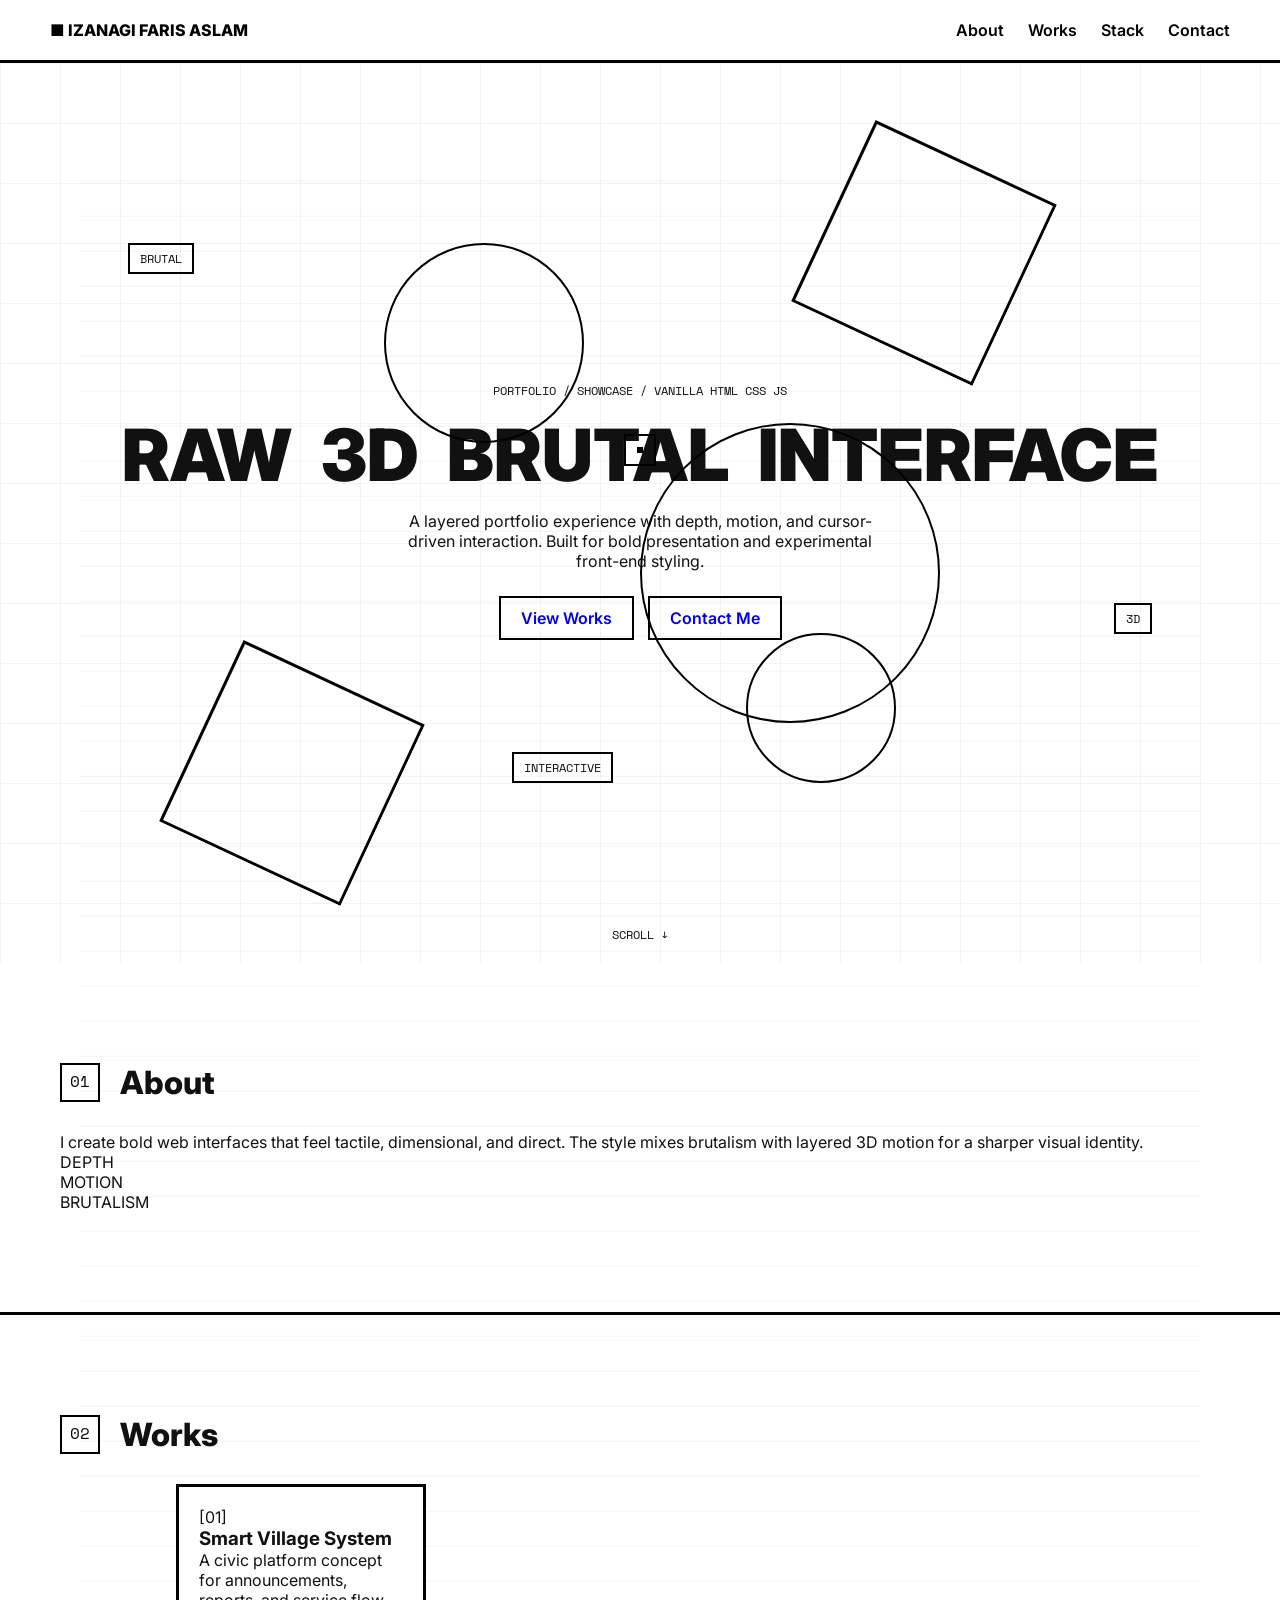
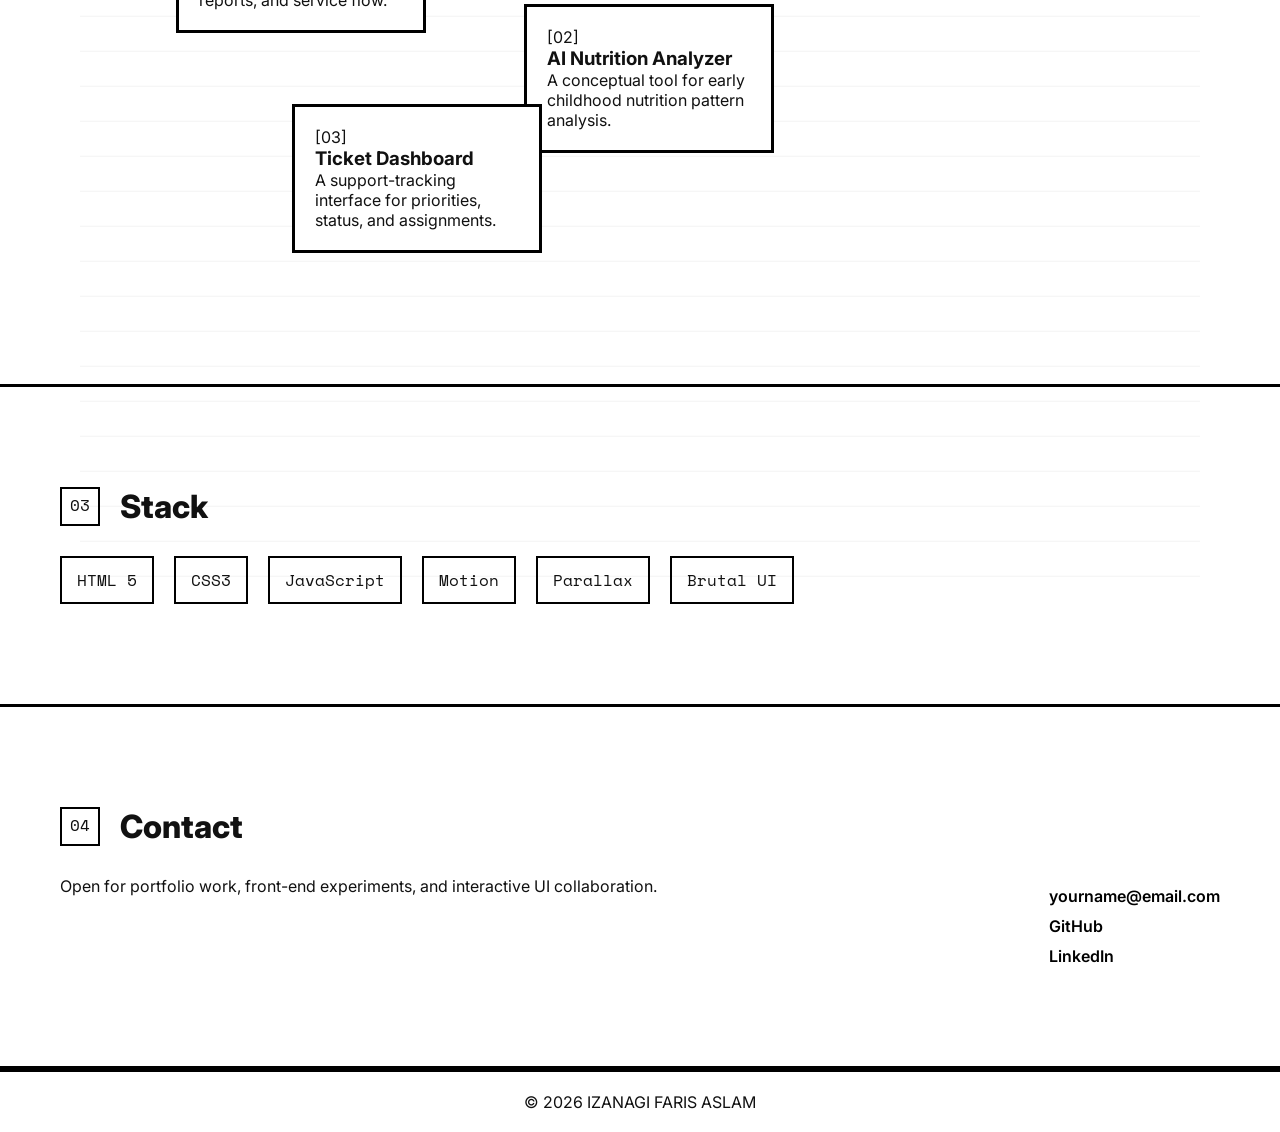
<file: index.html>
<!DOCTYPE html>
<html lang="en">
<head>
  <meta charset="UTF-8" />
  <meta name="viewport" content="width=device-width, initial-scale=1.0" />
  <meta name="description" content="Brutalist 3D portfolio built with HTML, CSS, and JavaScript." />
  <meta name="theme-color" content="#ffffff" />
  <title>Brutal 3D Portfolio</title>

  <link rel="preconnect" href="https://fonts.googleapis.com" />
  <link rel="preconnect" href="https://fonts.gstatic.com" crossorigin />
  <link href="https://fonts.googleapis.com/css2?family=Inter:wght@400;500;600;700;800;900&family=Space+Mono:wght@400;700&display=swap" rel="stylesheet" />

  <link rel="stylesheet" href="style.css" />
</head>
<body>
  <!-- Custom Cursor -->
  <div class="cursor-dot" aria-hidden="true"></div>
  <div class="cursor-outline" aria-hidden="true"></div>

  <!-- 3D Scene Root -->
  <div class="scene" id="scene">
    <div class="scene-depth scene-depth--back" aria-hidden="true"></div>
    <div class="scene-depth scene-depth--mid" aria-hidden="true"></div>
    <div class="scene-depth scene-depth--front" aria-hidden="true"></div>

    <!-- Header -->
    <header class="site-header">
      <a class="brand" href="#home" aria-label="Go to home">
        <span class="brand-mark">■</span>
        <span class="brand-text">IZANAGI FARIS ASLAM</span>
      </a>

      <nav class="site-nav" aria-label="Primary navigation">
        <a href="#about">About</a>
        <a href="#works">Works</a>
        <a href="#stack">Stack</a>
        <a href="#contact">Contact</a>
      </nav>
    </header>

    <main>
      <!-- Hero / 3D Stage -->
      <section class="hero stage" id="home">
        <div class="stage-layer stage-layer--far" data-depth="0.15" aria-hidden="true">
          <span class="floating-tag floating-tag--one">BRUTAL</span>
          <span class="floating-tag floating-tag--two">3D</span>
          <span class="floating-tag floating-tag--three">INTERACTIVE</span>
        </div>

        <div class="stage-layer stage-layer--mid" data-depth="0.35" aria-hidden="true">
          <div class="grid-lines"></div>
          <div class="diagonal-shape diagonal-shape--one"></div>
          <div class="diagonal-shape diagonal-shape--two"></div>
        </div>

        <div class="stage-content" data-depth="0.6">
          <p class="eyebrow">PORTFOLIO / SHOWCASE / VANILLA HTML CSS JS</p>

          <h1 class="hero-title">
            <span class="line">
              <span class="word">RAW</span>
              <span class="word">3D</span>
            </span>
            <span class="line">
              <span class="word">BRUTAL</span>
              <span class="word">INTERFACE</span>
            </span>
          </h1>

          <p class="hero-desc">
            A layered portfolio experience with depth, motion, and cursor-driven interaction.
            Built for bold presentation and experimental front-end styling.
          </p>

          <div class="hero-actions">
            <a class="btn btn-primary" href="#works">View Works</a>
            <a class="btn btn-secondary" href="#contact">Contact Me</a>
          </div>
        </div>

        <div class="stage-layer stage-layer--front" data-depth="0.9" aria-hidden="true">
          <div class="orbit orbit--one"></div>
          <div class="orbit orbit--two"></div>
          <div class="orbit orbit--three"></div>
        </div>

        <div class="scroll-indicator" aria-hidden="true">
          <span>SCROLL</span>
          <span>↓</span>
        </div>
      </section>

      <!-- About -->
      <section class="section about" id="about">
        <div class="section-head">
          <p class="section-index">01</p>
          <h2 class="section-title">About</h2>
        </div>

        <div class="about-layout">
          <div class="about-copy">
            <p>
              I create bold web interfaces that feel tactile, dimensional, and direct.
              The style mixes brutalism with layered 3D motion for a sharper visual identity.
            </p>
          </div>

          <div class="about-aside">
            <div class="meter">
              <span class="meter-label">DEPTH</span>
              <div class="meter-bar"><span class="meter-fill" data-fill="90"></span></div>
            </div>

            <div class="meter">
              <span class="meter-label">MOTION</span>
              <div class="meter-bar"><span class="meter-fill" data-fill="85"></span></div>
            </div>

            <div class="meter">
              <span class="meter-label">BRUTALISM</span>
              <div class="meter-bar"><span class="meter-fill" data-fill="95"></span></div>
            </div>
          </div>
        </div>
      </section>

      <!-- Works -->
      <section class="section works" id="works">
        <div class="section-head">
          <p class="section-index">02</p>
          <h2 class="section-title">Works</h2>
        </div>

        <div class="works-scene">
          <article class="work-piece work-piece--alpha" data-depth="0.2">
            <span class="work-code">[01]</span>
            <h3 class="work-title">Smart Village System</h3>
            <p class="work-desc">A civic platform concept for announcements, reports, and service flow.</p>
          </article>

          <article class="work-piece work-piece--beta" data-depth="0.4">
            <span class="work-code">[02]</span>
            <h3 class="work-title">AI Nutrition Analyzer</h3>
            <p class="work-desc">A conceptual tool for early childhood nutrition pattern analysis.</p>
          </article>

          <article class="work-piece work-piece--gamma" data-depth="0.6">
            <span class="work-code">[03]</span>
            <h3 class="work-title">Ticket Dashboard</h3>
            <p class="work-desc">A support-tracking interface for priorities, status, and assignments.</p>
          </article>

          <div class="work-frame work-frame--top" aria-hidden="true"></div>
          <div class="work-frame work-frame--bottom" aria-hidden="true"></div>
        </div>
      </section>

      <!-- Stack -->
      <section class="section stack" id="stack">
        <div class="section-head">
          <p class="section-index">03</p>
          <h2 class="section-title">Stack</h2>
        </div>

        <div class="stack-ribbon">
          <div class="stack-item" data-depth="0.15">HTML 5</div>
          <div class="stack-item" data-depth="0.25">CSS3</div>
          <div class="stack-item" data-depth="0.35">JavaScript</div>
          <div class="stack-item" data-depth="0.45">Motion</div>
          <div class="stack-item" data-depth="0.55">Parallax</div>
          <div class="stack-item" data-depth="0.65">Brutal UI</div>
        </div>
      </section>

      <!-- Contact -->
      <section class="section contact" id="contact">
        <div class="section-head">
          <p class="section-index">04</p>
          <h2 class="section-title">Contact</h2>
        </div>

        <div class="contact-layout">
          <div class="contact-copy">
            <p>
              Open for portfolio work, front-end experiments, and interactive UI collaboration.
            </p>
          </div>

          <div class="contact-links">
            <a href="mailto:yourname@email.com">yourname@email.com</a>
            <a href="https://github.com/" target="_blank" rel="noreferrer">GitHub</a>
            <a href="https://linkedin.com/" target="_blank" rel="noreferrer">LinkedIn</a>
          </div>
        </div>
      </section>
    </main>

    <footer class="site-footer">
      <p>© 2026 IZANAGI FARIS ASLAM</p>
    </footer>
  </div>

  <script src="script.js"></script>
</body>
</html>
</file>
<file: style.css>
/* =========================
   RESET
========================= */
*,
*::before,
*::after {
  box-sizing: border-box;
  margin: 0;
  padding: 0;
}

/* =========================
   ROOT
========================= */
:root {
  --bg: #ffffff;
  --text: #111;
  --border: #000;
  --accent: #ff2e2e;

  --font-main: "Inter", sans-serif;
  --font-mono: "Space Mono", monospace;
}

/* =========================
   BASE
========================= */
body {
  font-family: var(--font-main);
  background: var(--bg);
  color: var(--text);
  overflow-x: hidden;
  cursor: none;
}

/* =========================
   CURSOR
========================= */
.cursor-dot {
  width: 6px;
  height: 6px;
  background: black;
  position: fixed;
  top: 0;
  left: 0;
  pointer-events: none;
  z-index: 9999;
}

.cursor-outline {
  width: 32px;
  height: 32px;
  border: 2px solid black;
  position: fixed;
  top: 0;
  left: 0;
  pointer-events: none;
  z-index: 9998;
  transition: transform 0.15s ease-out;
}

/* =========================
   SCENE
========================= */
.scene {
  perspective: 1400px;
  transform-style: preserve-3d;
}

/* =========================
   DEPTH BACKGROUND
========================= */
.scene-depth {
  position: fixed;
  inset: 0;
  pointer-events: none;
}

.scene-depth--back {
  background: repeating-linear-gradient(
    0deg,
    #000 0px,
    #000 1px,
    transparent 1px,
    transparent 40px
  );
  opacity: 0.05;
  transform: translateZ(-200px);
}

.scene-depth--mid {
  transform: translateZ(-100px);
}

.scene-depth--front {
  transform: translateZ(0);
}

/* =========================
   HEADER
========================= */
.site-header {
  display: flex;
  justify-content: space-between;
  padding: 20px 50px;
  border-bottom: 3px solid black;
  position: sticky;
  top: 0;
  background: white;
  z-index: 100;
}

.brand {
  text-decoration: none;
  font-weight: 800;
  color: black;
}

.site-nav a {
  margin-left: 20px;
  text-decoration: none;
  color: black;
  font-weight: 600;
}

/* =========================
   HERO STAGE
========================= */
.hero {
  height: 100vh;
  display: flex;
  align-items: center;
  justify-content: center;
  position: relative;
}

.stage {
  transform-style: preserve-3d;
}

.stage-layer {
  position: absolute;
  inset: 0;
  transform-style: preserve-3d;
  pointer-events: none;
}

/* =========================
   FLOATING TEXT
========================= */
.floating-tag {
  position: absolute;
  font-family: var(--font-mono);
  font-size: 12px;
  border: 2px solid black;
  padding: 5px 10px;
}

.floating-tag--one {
  top: 20%;
  left: 10%;
}

.floating-tag--two {
  top: 60%;
  right: 10%;
}

.floating-tag--three {
  bottom: 20%;
  left: 40%;
}

/* =========================
   GRID + SHAPES
========================= */
.grid-lines {
  position: absolute;
  inset: 0;
  background-image: linear-gradient(#000 1px, transparent 1px),
    linear-gradient(90deg, #000 1px, transparent 1px);
  background-size: 60px 60px;
  opacity: 0.05;
}

.diagonal-shape {
  position: absolute;
  width: 200px;
  height: 200px;
  border: 3px solid black;
  transform: rotate(25deg);
}

.diagonal-shape--one {
  top: 10%;
  right: 20%;
}

.diagonal-shape--two {
  bottom: 10%;
  left: 15%;
}

/* =========================
   HERO CONTENT
========================= */
.stage-content {
  position: relative;
  z-index: 2;
  text-align: center;
  transform-style: preserve-3d;
}

.eyebrow {
  font-family: var(--font-mono);
  font-size: 12px;
}

.hero-title {
  font-size: 72px;
  font-weight: 900;
  line-height: 1;
  margin: 20px 0;
}

.hero-title .word {
  display: inline-block;
  margin: 0 8px;
}

.hero-desc {
  max-width: 500px;
  margin: auto;
}

/* =========================
   BUTTON
========================= */
.hero-actions {
  margin-top: 20px;
}

.btn {
  display: inline-block;
  border: 2px solid black;
  padding: 10px 20px;
  margin: 5px;
  text-decoration: none;
  font-weight: 600;
}

.btn:hover {
  transform: translate(-4px, -4px);
  box-shadow: 6px 6px 0 black;
}

/* =========================
   ORBIT SHAPES
========================= */
.orbit {
  position: absolute;
  border: 2px solid black;
  border-radius: 50%;
}

.orbit--one {
  width: 200px;
  height: 200px;
  top: 20%;
  left: 30%;
}

.orbit--two {
  width: 300px;
  height: 300px;
  top: 40%;
  left: 50%;
}

.orbit--three {
  width: 150px;
  height: 150px;
  bottom: 20%;
  right: 30%;
}

/* =========================
   SCROLL INDICATOR
========================= */
.scroll-indicator {
  position: absolute;
  bottom: 20px;
  font-family: var(--font-mono);
  font-size: 12px;
}

/* =========================
   SECTION
========================= */
.section {
  padding: 100px 60px;
  border-bottom: 3px solid black;
}

.section-head {
  display: flex;
  gap: 20px;
  margin-bottom: 30px;
}

.section-index {
  border: 2px solid black;
  padding: 4px 8px;
  font-family: var(--font-mono);
}

.section-title {
  font-size: 32px;
  font-weight: 800;
}

/* =========================
   WORKS 3D
========================= */
.works-scene {
  position: relative;
  height: 400px;
  transform-style: preserve-3d;
}

.work-piece {
  position: absolute;
  border: 3px solid black;
  padding: 20px;
  background: white;
  width: 250px;
}

.work-piece--alpha {
  top: 0;
  left: 10%;
}

.work-piece--beta {
  top: 120px;
  left: 40%;
}

.work-piece--gamma {
  top: 220px;
  left: 20%;
}

/* =========================
   STACK
========================= */
.stack-ribbon {
  display: flex;
  gap: 20px;
  flex-wrap: wrap;
}

.stack-item {
  border: 2px solid black;
  padding: 10px 15px;
  font-family: var(--font-mono);
}

/* =========================
   CONTACT
========================= */
.contact-layout {
  display: flex;
  justify-content: space-between;
}

.contact-links a {
  display: block;
  margin-top: 10px;
  text-decoration: none;
  font-weight: 600;
  color: black;
}

/* =========================
   FOOTER
========================= */
.site-footer {
  padding: 20px;
  text-align: center;
  border-top: 3px solid black;
}

/* =========================
   RESPONSIVE
========================= */
@media (max-width: 768px) {
  .hero-title {
    font-size: 40px;
  }

  .works-scene {
    height: auto;
  }

  .work-piece {
    position: relative;
    margin-bottom: 20px;
  }

  .contact-layout {
    flex-direction: column;
  }
}
</file>
